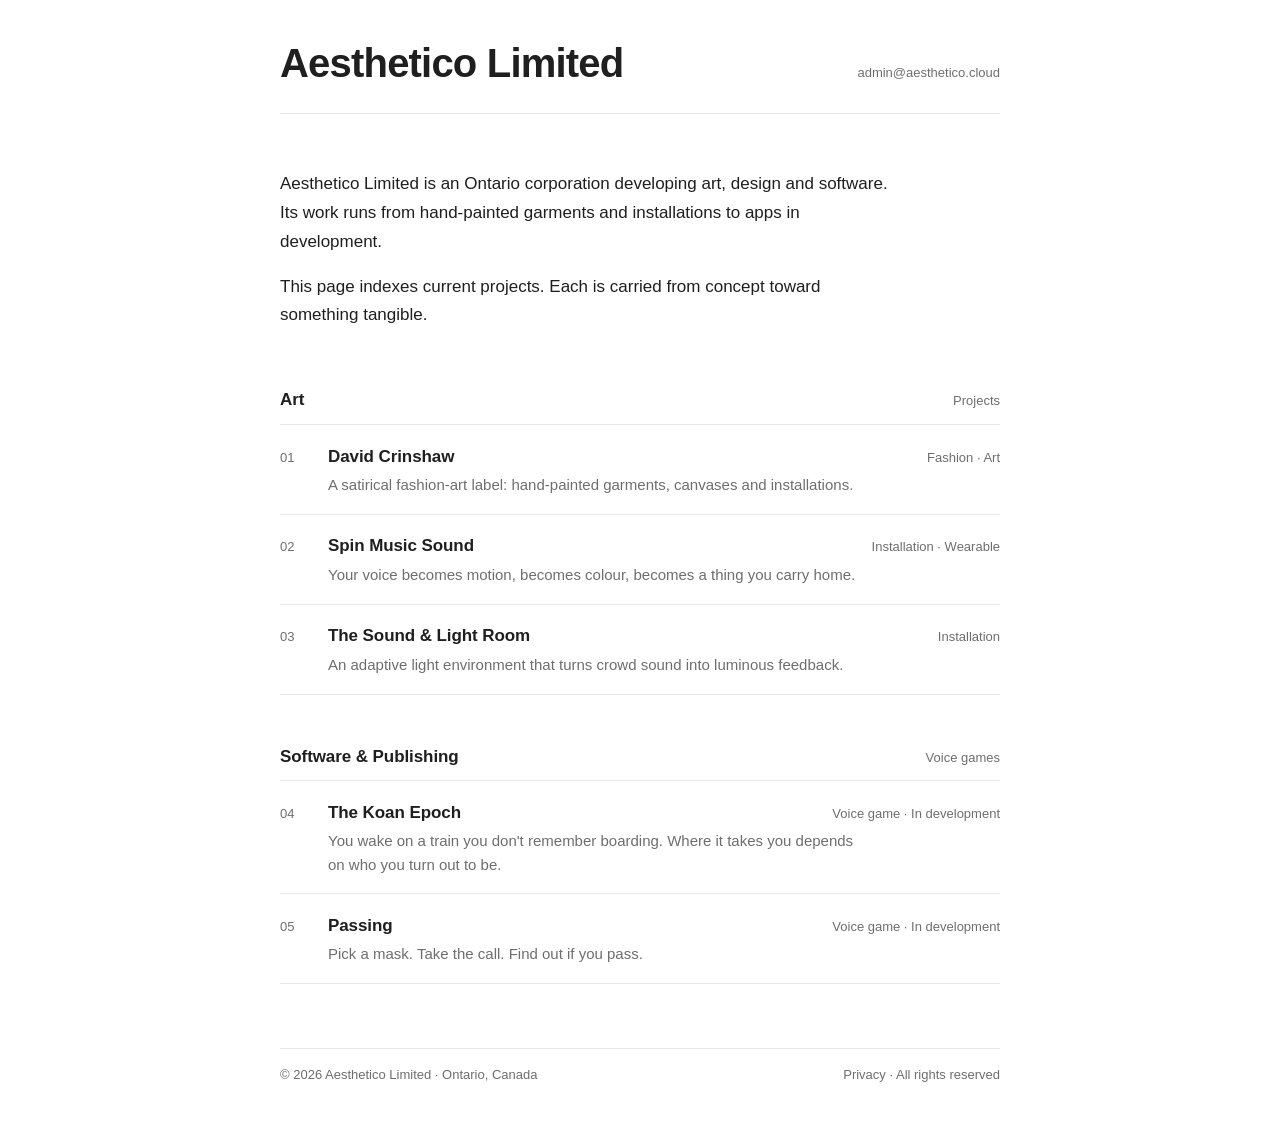
<file: index.html>
<!DOCTYPE html>
<html lang="en">
<head>
  <meta charset="UTF-8" />
  <meta name="viewport" content="width=device-width, initial-scale=1.0" />
  <title>Aesthetico Limited</title>
  <meta name="description" content="Aesthetico Limited is an Ontario corporation developing art, design and software." />
  <link rel="stylesheet" href="assets/site.css" />
  <style>header h1.wordmark { font-size: clamp(1.9rem, 5.5vw, 2.5rem); font-weight: 600; letter-spacing: -0.02em; margin: 0; }</style>
</head>
<body>

  <header>
    <h1 class="wordmark">Aesthetico Limited</h1>
    <p class="meta"><a href="mailto:admin@aesthetico.cloud">admin@aesthetico.cloud</a></p>
  </header>

  <section class="about" id="about">
    <div>
      <p class="body">Aesthetico Limited is an Ontario corporation developing art, design and software. Its work runs from hand-painted garments and installations to apps in development.</p>
      <p class="body">This page indexes current projects. Each is carried from concept toward something tangible.</p>
    </div>
  </section>

  <main>
    <section class="group" id="art">
      <div class="group-head">
        <h2>Art</h2>
        <span class="label">Projects</span>
      </div>
      <ol class="entries">
        <li>
          <a class="entry" href="david-crinshaw.html">
            <span class="num">01</span>
            <span class="t">David Crinshaw</span>
            <span class="kind">Fashion &middot; Art</span>
            <span class="pitch">A satirical fashion-art label: hand-painted garments, canvases and installations.</span>
          </a>
        </li>
        <li>
          <a class="entry" href="spin-music-sound.html">
            <span class="num">02</span>
            <span class="t">Spin Music Sound</span>
            <span class="kind">Installation &middot; Wearable</span>
            <span class="pitch">Your voice becomes motion, becomes colour, becomes a thing you carry home.</span>
          </a>
        </li>
        <li>
          <a class="entry" href="sound-light-room/index.html">
            <span class="num">03</span>
            <span class="t">The Sound &amp; Light Room</span>
            <span class="kind">Installation</span>
            <span class="pitch">An adaptive light environment that turns crowd sound into luminous feedback.</span>
          </a>
        </li>
      </ol>
    </section>

    <section class="group" id="software">
      <div class="group-head">
        <h2>Software &amp; Publishing</h2>
        <span class="label">Voice games</span>
      </div>
      <ol class="entries">
        <li>
          <a class="entry" href="koan.html">
            <span class="num">04</span>
            <span class="t">The Koan Epoch</span>
            <span class="kind">Voice game &middot; In development</span>
            <span class="pitch">You wake on a train you don't remember boarding. Where it takes you depends on who you turn out to be.</span>
          </a>
        </li>
        <li>
          <a class="entry" href="passing.html">
            <span class="num">05</span>
            <span class="t">Passing</span>
            <span class="kind">Voice game &middot; In development</span>
            <span class="pitch">Pick a mask. Take the call. Find out if you pass.</span>
          </a>
        </li>
      </ol>
    </section>
  </main>

  <footer class="label">
    <span>&copy; 2026 Aesthetico Limited &middot; Ontario, Canada</span>
    <span><a href="privacy.html">Privacy</a> &middot; All rights reserved</span>
  </footer>

</body>
</html>
</file>
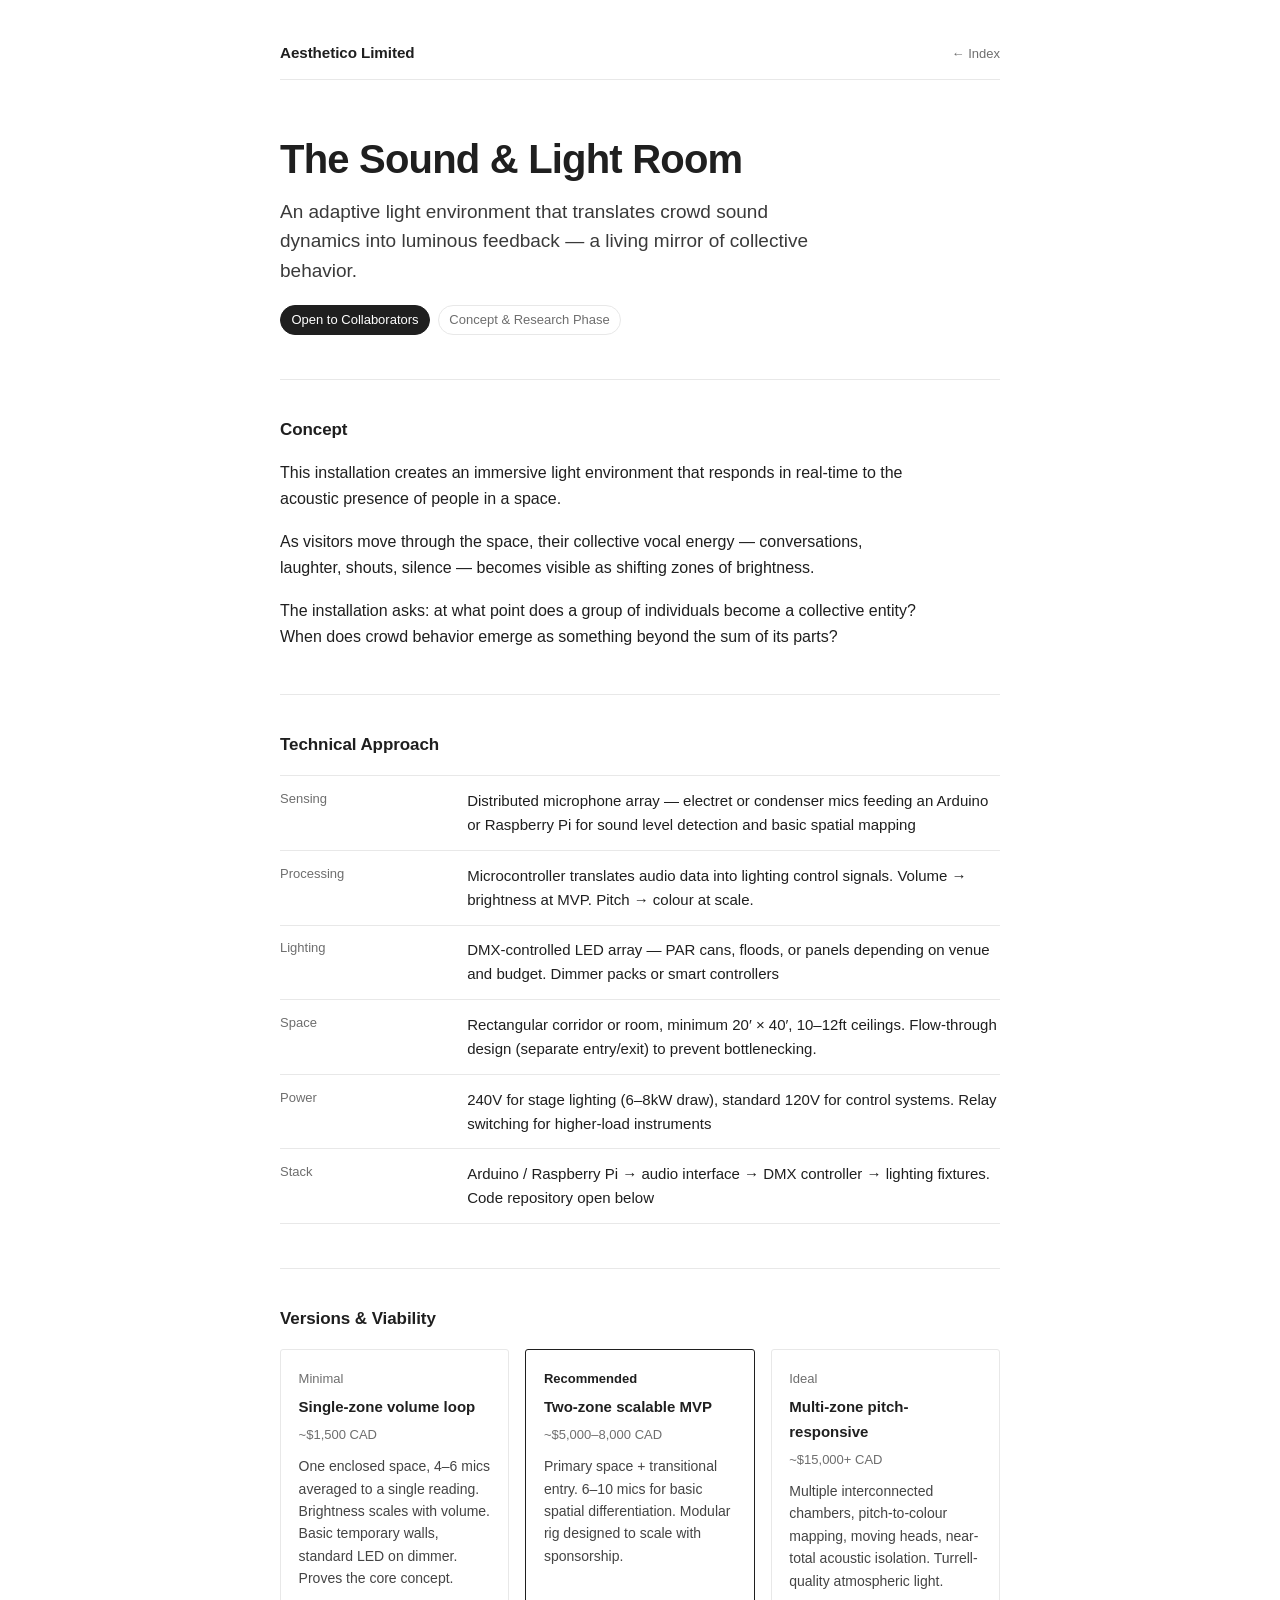
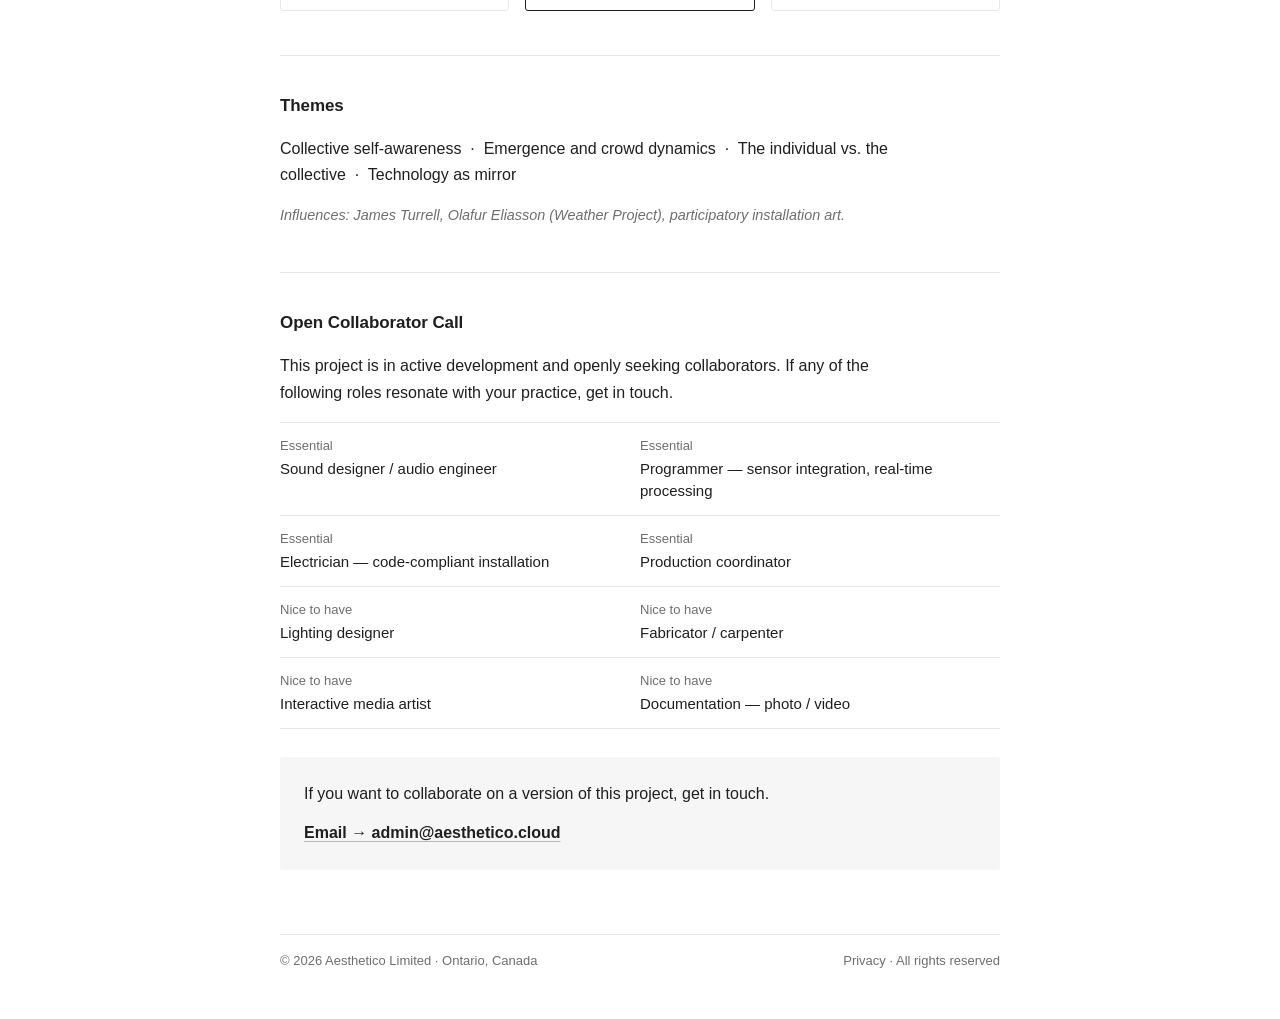
<file: sound-light-room/index.html>
<!DOCTYPE html>
<html lang="en">
<head>
  <meta charset="UTF-8" />
  <meta name="viewport" content="width=device-width, initial-scale=1.0" />
  <title>The Sound & Light Room — Aesthetico Limited</title>
  <link rel="stylesheet" href="../assets/site.css" />
  <style>
  h1 { margin-bottom: 0.9rem; }
  .badges { display: flex; gap: 0.5rem; flex-wrap: wrap; margin: 1.25rem 0 0; }
  .badge { font-size: 0.8125rem; padding: 0.2rem 0.65rem; border: 1px solid var(--rule); border-radius: 999px; color: var(--dim); }
  .badge.open { background: var(--ink); border-color: var(--ink); color: var(--paper); }
  hr { border: 0; border-top: 1px solid var(--rule); margin: 2.75rem 0 0; }
  section { margin-bottom: 0; }
  .section-label { font-weight: 600; font-size: 1.0625rem; color: var(--ink); letter-spacing: -0.005em; margin: 2.25rem 0 1rem; }
  p:last-child { margin-bottom: 0; }
  .spec-table { width: 100%; border-collapse: collapse; margin-top: 0.25rem; }
  .spec-table tr { border-bottom: 1px solid var(--rule); }
  .spec-table tr:first-child { border-top: 1px solid var(--rule); }
  .spec-table td { padding: 0.8rem 0; font-size: 0.9375rem; line-height: 1.6; vertical-align: top; }
  .spec-table td:first-child { font-size: 0.8125rem; color: var(--dim); width: 26%; padding-right: 1.25rem; }
  .versions { display: grid; grid-template-columns: repeat(3, 1fr); gap: 1rem; margin-top: 0.25rem; }
  .version-card { border: 1px solid var(--rule); border-radius: 3px; padding: 1.1rem; }
  .version-card.recommended { border-color: var(--ink); }
  .version-label { font-size: 0.8125rem; color: var(--dim); margin-bottom: 0.4rem; }
  .version-label.rec { color: var(--ink); font-weight: 600; }
  .version-title { font-size: 0.9375rem; font-weight: 600; margin-bottom: 0.25rem; }
  .version-budget { font-size: 0.8125rem; color: var(--dim); margin-bottom: 0.6rem; }
  .version-notes { font-size: 0.875rem; line-height: 1.6; color: #444; }
  .collab-grid { display: grid; grid-template-columns: 1fr 1fr; border-top: 1px solid var(--rule); margin-top: 0.25rem; }
  .collab-item { padding: 0.8rem 0; border-bottom: 1px solid var(--rule); font-size: 0.9375rem; line-height: 1.5; }
  .collab-item:nth-child(odd) { padding-right: 1.25rem; }
  .collab-role { font-size: 0.8125rem; color: var(--dim); margin-bottom: 0.15rem; }
  .cta-block { background: var(--soft); border-radius: 3px; padding: 1.5rem; margin-top: 1.75rem; }
  .cta-block p { margin-bottom: 0.75rem; }
  .cta-link { font-weight: 600; color: var(--ink); }
  @media (max-width: 600px) { .versions, .collab-grid { grid-template-columns: 1fr; } .collab-item:nth-child(odd) { padding-right: 0; } }
  </style>
</head>
<body>

  <header>
    <a class="brand" href="../index.html">Aesthetico Limited</a>
    <span class="label"><a href="../index.html">&larr; Index</a></span>
  </header>

  <div>
    <h1>The Sound &amp; Light Room</h1>
    <p class="lede">An adaptive light environment that translates crowd sound dynamics into luminous feedback — a living mirror of collective behavior.</p>

    <div class="badges">
      <span class="badge open">Open to Collaborators</span>
      <span class="badge">Concept &amp; Research Phase</span>
    </div>
  </div>

  <hr>

  <section>
    <p class="section-label">Concept</p>
    <p>This installation creates an immersive light environment that responds in real-time to the acoustic presence of people in a space.</p>
    <p>As visitors move through the space, their collective vocal energy — conversations, laughter, shouts, silence — becomes visible as shifting zones of brightness.</p>
    <p>The installation asks: at what point does a group of individuals become a collective entity? When does crowd behavior emerge as something beyond the sum of its parts?</p>
  </section>

  <hr>

  <section>
    <p class="section-label">Technical Approach</p>
    <table class="spec-table">
      <tr>
        <td>Sensing</td>
        <td>Distributed microphone array — electret or condenser mics feeding an Arduino or Raspberry Pi for sound level detection and basic spatial mapping</td>
      </tr>
      <tr>
        <td>Processing</td>
        <td>Microcontroller translates audio data into lighting control signals. Volume → brightness at MVP. Pitch → colour at scale.</td>
      </tr>
      <tr>
        <td>Lighting</td>
        <td>DMX-controlled LED array — PAR cans, floods, or panels depending on venue and budget. Dimmer packs or smart controllers</td>
      </tr>
      <tr>
        <td>Space</td>
        <td>Rectangular corridor or room, minimum 20&prime;&nbsp;&times;&nbsp;40&prime;, 10&ndash;12ft ceilings. Flow-through design (separate entry/exit) to prevent bottlenecking.</td>
      </tr>
      <tr>
        <td>Power</td>
        <td>240V for stage lighting (6&ndash;8kW draw), standard 120V for control systems. Relay switching for higher-load instruments</td>
      </tr>
      <tr>
        <td>Stack</td>
        <td>Arduino / Raspberry Pi &rarr; audio interface &rarr; DMX controller &rarr; lighting fixtures. Code repository open below</td>
      </tr>
    </table>
  </section>

  <hr>

  <section>
    <p class="section-label">Versions &amp; Viability</p>
    <div class="versions">
      <div class="version-card">
        <div class="version-label">Minimal</div>
        <div class="version-title">Single-zone volume loop</div>
        <div class="version-budget">~$1,500 CAD</div>
        <div class="version-notes">One enclosed space, 4–6 mics averaged to a single reading. Brightness scales with volume. Basic temporary walls, standard LED on dimmer. Proves the core concept.</div>
      </div>
      <div class="version-card recommended">
        <div class="version-label rec">Recommended</div>
        <div class="version-title">Two-zone scalable MVP</div>
        <div class="version-budget">~$5,000–8,000 CAD</div>
        <div class="version-notes">Primary space + transitional entry. 6–10 mics for basic spatial differentiation. Modular rig designed to scale with sponsorship.</div>
      </div>
      <div class="version-card">
        <div class="version-label">Ideal</div>
        <div class="version-title">Multi-zone pitch-responsive</div>
        <div class="version-budget">~$15,000+ CAD</div>
        <div class="version-notes">Multiple interconnected chambers, pitch-to-colour mapping, moving heads, near-total acoustic isolation. Turrell-quality atmospheric light.</div>
      </div>
    </div>
  </section>

  <hr>

  <section>
    <p class="section-label">Themes</p>
    <p>Collective self-awareness &nbsp;&middot;&nbsp; Emergence and crowd dynamics &nbsp;&middot;&nbsp; The individual vs. the collective &nbsp;&middot;&nbsp; Technology as mirror </p>
    <p style="margin-top:1rem; color: var(--dim); font-style: italic; font-size:0.9rem;">Influences: James Turrell, Olafur Eliasson (Weather Project), participatory installation art.</p>
  </section>

  <hr>

  <section>
    <p class="section-label">Open Collaborator Call</p>
    <p>This project is in active development and openly seeking collaborators. If any of the following roles resonate with your practice, get in touch.</p>
    <div class="collab-grid">
      <div class="collab-item">
        <div class="collab-role">Essential</div>
        Sound designer / audio engineer
      </div>
      <div class="collab-item">
        <div class="collab-role">Essential</div>
        Programmer — sensor integration, real-time processing
      </div>
      <div class="collab-item">
        <div class="collab-role">Essential</div>
        Electrician — code-compliant installation
      </div>
      <div class="collab-item">
        <div class="collab-role">Essential</div>
        Production coordinator
      </div>
      <div class="collab-item">
        <div class="collab-role">Nice to have</div>
        Lighting designer
      </div>
      <div class="collab-item">
        <div class="collab-role">Nice to have</div>
        Fabricator / carpenter
      </div>
      <div class="collab-item">
        <div class="collab-role">Nice to have</div>
        Interactive media artist
      </div>
      <div class="collab-item">
        <div class="collab-role">Nice to have</div>
        Documentation — photo / video
      </div>
    </div>

    <div class="cta-block">
      <p>If you want to collaborate on a version of this project, get in touch.</p>
      <div class="cta-links">
        <a class="cta-link" href="mailto:admin@aesthetico.cloud">Email &rarr; admin@aesthetico.cloud</a>
      </div>
    </div>
  </section>

  <footer class="label">
    <span>&copy; 2026 Aesthetico Limited &middot; Ontario, Canada</span>
    <span><a href="../privacy.html">Privacy</a> &middot; All rights reserved</span>
  </footer>

</body>
</html>
</file>
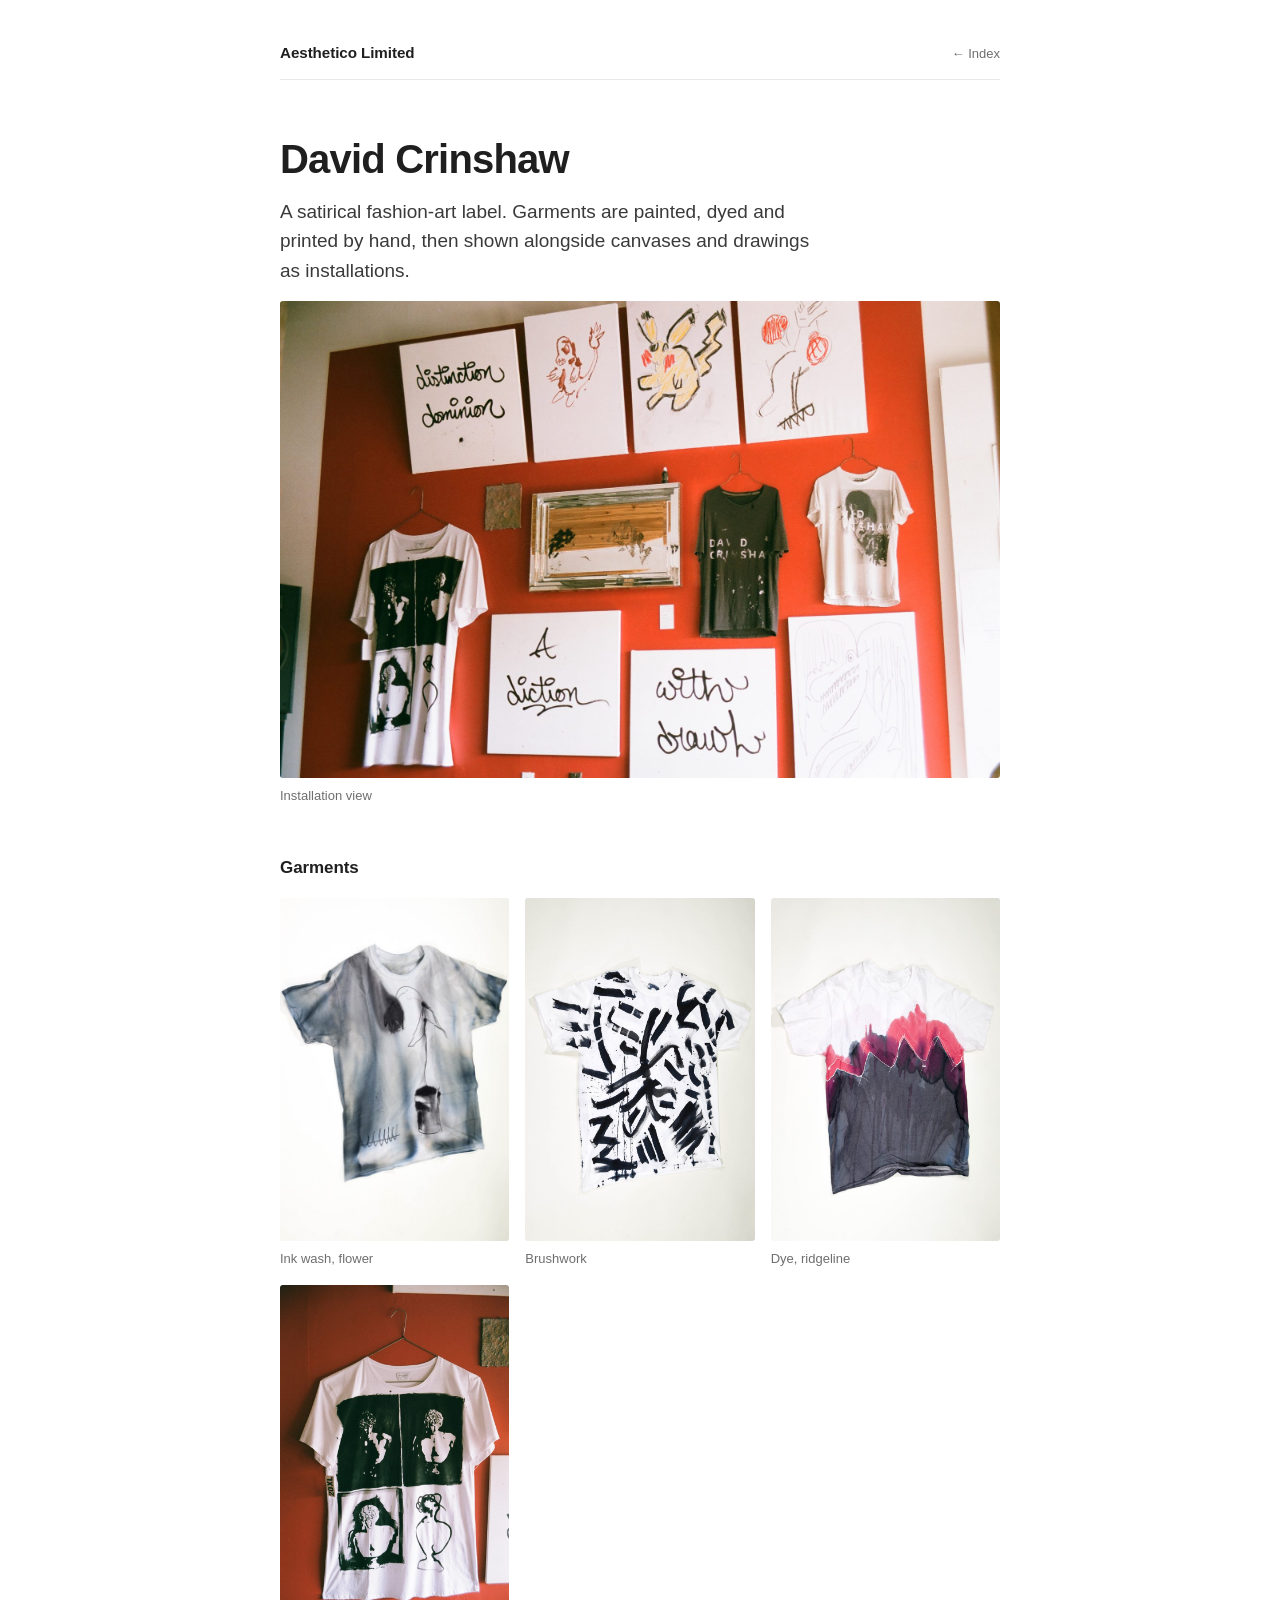
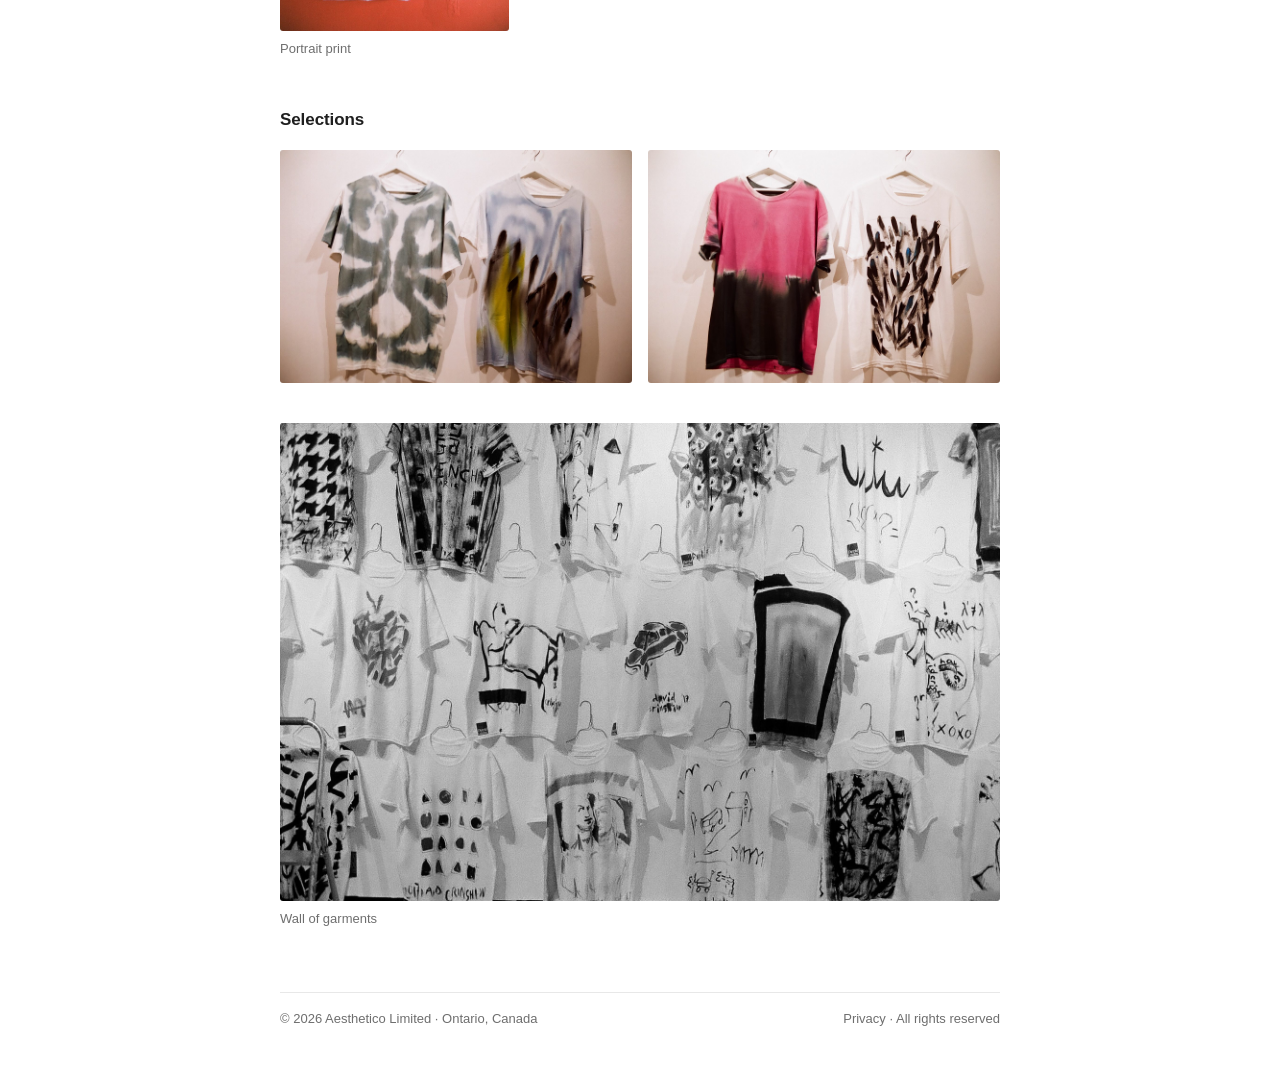
<file: david-crinshaw.html>
<!DOCTYPE html>
<html lang="en">
<head>
  <meta charset="UTF-8" />
  <meta name="viewport" content="width=device-width, initial-scale=1.0" />
  <title>David Crinshaw &mdash; Aesthetico Limited</title>
  <meta name="description" content="David Crinshaw: a satirical fashion-art label of hand-painted garments, canvases and installations, by Aesthetico Limited." />
  <link rel="stylesheet" href="assets/site.css" />
</head>
<body>

  <header>
    <a class="brand" href="index.html">Aesthetico Limited</a>
    <span class="label"><a href="index.html">&larr; Index</a></span>
  </header>

  <h1>David Crinshaw</h1>
  <p class="lede">A satirical fashion-art label. Garments are painted, dyed and printed by hand, then shown alongside canvases and drawings as installations.</p>

  <figure class="hero">
    <img src="assets/dc/gallery-wall.jpg" alt="A red gallery wall hung with painted canvases, hand-lettered text pieces and several painted and printed T-shirts on hangers." />
    <figcaption>Installation view</figcaption>
  </figure>

  <h2>Garments</h2>
  <div class="grid">
    <figure>
      <img src="assets/dc/tee-ink-flower.jpg" alt="White T-shirt washed in grey and blue with an ink drawing of a drooping flower in a pot." loading="lazy" />
      <figcaption>Ink wash, flower</figcaption>
    </figure>
    <figure>
      <img src="assets/dc/tee-brushwork.jpg" alt="White T-shirt covered in black and navy brush strokes." loading="lazy" />
      <figcaption>Brushwork</figcaption>
    </figure>
    <figure>
      <img src="assets/dc/tee-dip-dye.jpg" alt="White T-shirt dyed in pink, plum and grey with white drawn lines like a mountain range." loading="lazy" />
      <figcaption>Dye, ridgeline</figcaption>
    </figure>
    <figure>
      <img src="assets/dc/tee-green-print.jpg" alt="White T-shirt printed with four portrait panels in dark green, hung on a red wall." loading="lazy" />
      <figcaption>Portrait print</figcaption>
    </figure>
  </div>

  <h2>Selections</h2>
  <div class="grid two">
    <figure>
      <img src="assets/dc/tees-hanging-1.jpg" alt="Two hand-painted T-shirts on hangers against a pale wall." loading="lazy" />
    </figure>
    <figure>
      <img src="assets/dc/tees-hanging-2.jpg" alt="Two T-shirts on hangers, one dyed pink and black, one with white and black brush strokes." loading="lazy" />
    </figure>
  </div>

  <figure class="closing">
    <img src="assets/dc/wall-of-tees.jpg" alt="Black and white photograph of a wall densely hung with hand-painted T-shirts." loading="lazy" />
    <figcaption>Wall of garments</figcaption>
  </figure>

  <footer class="label">
    <span>&copy; 2026 Aesthetico Limited &middot; Ontario, Canada</span>
    <span><a href="privacy.html">Privacy</a> &middot; All rights reserved</span>
  </footer>

</body>
</html>
</file>
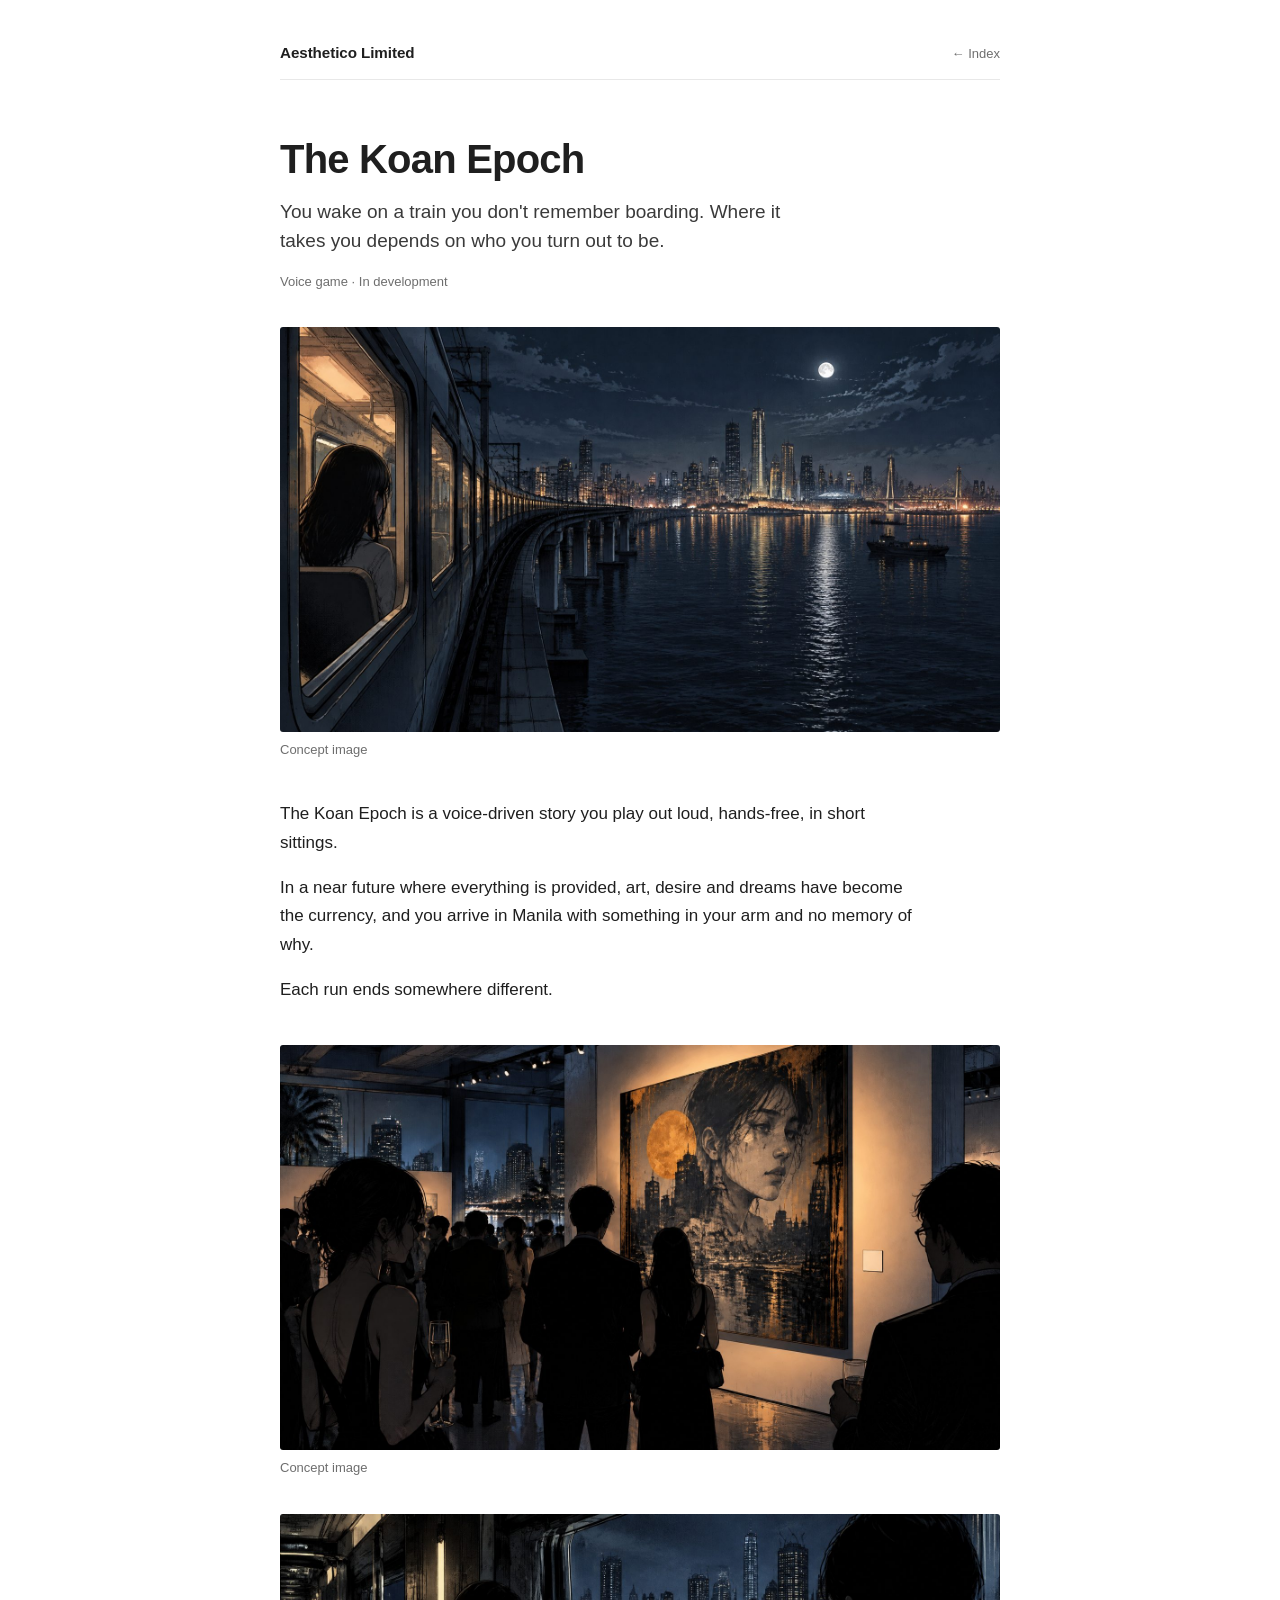
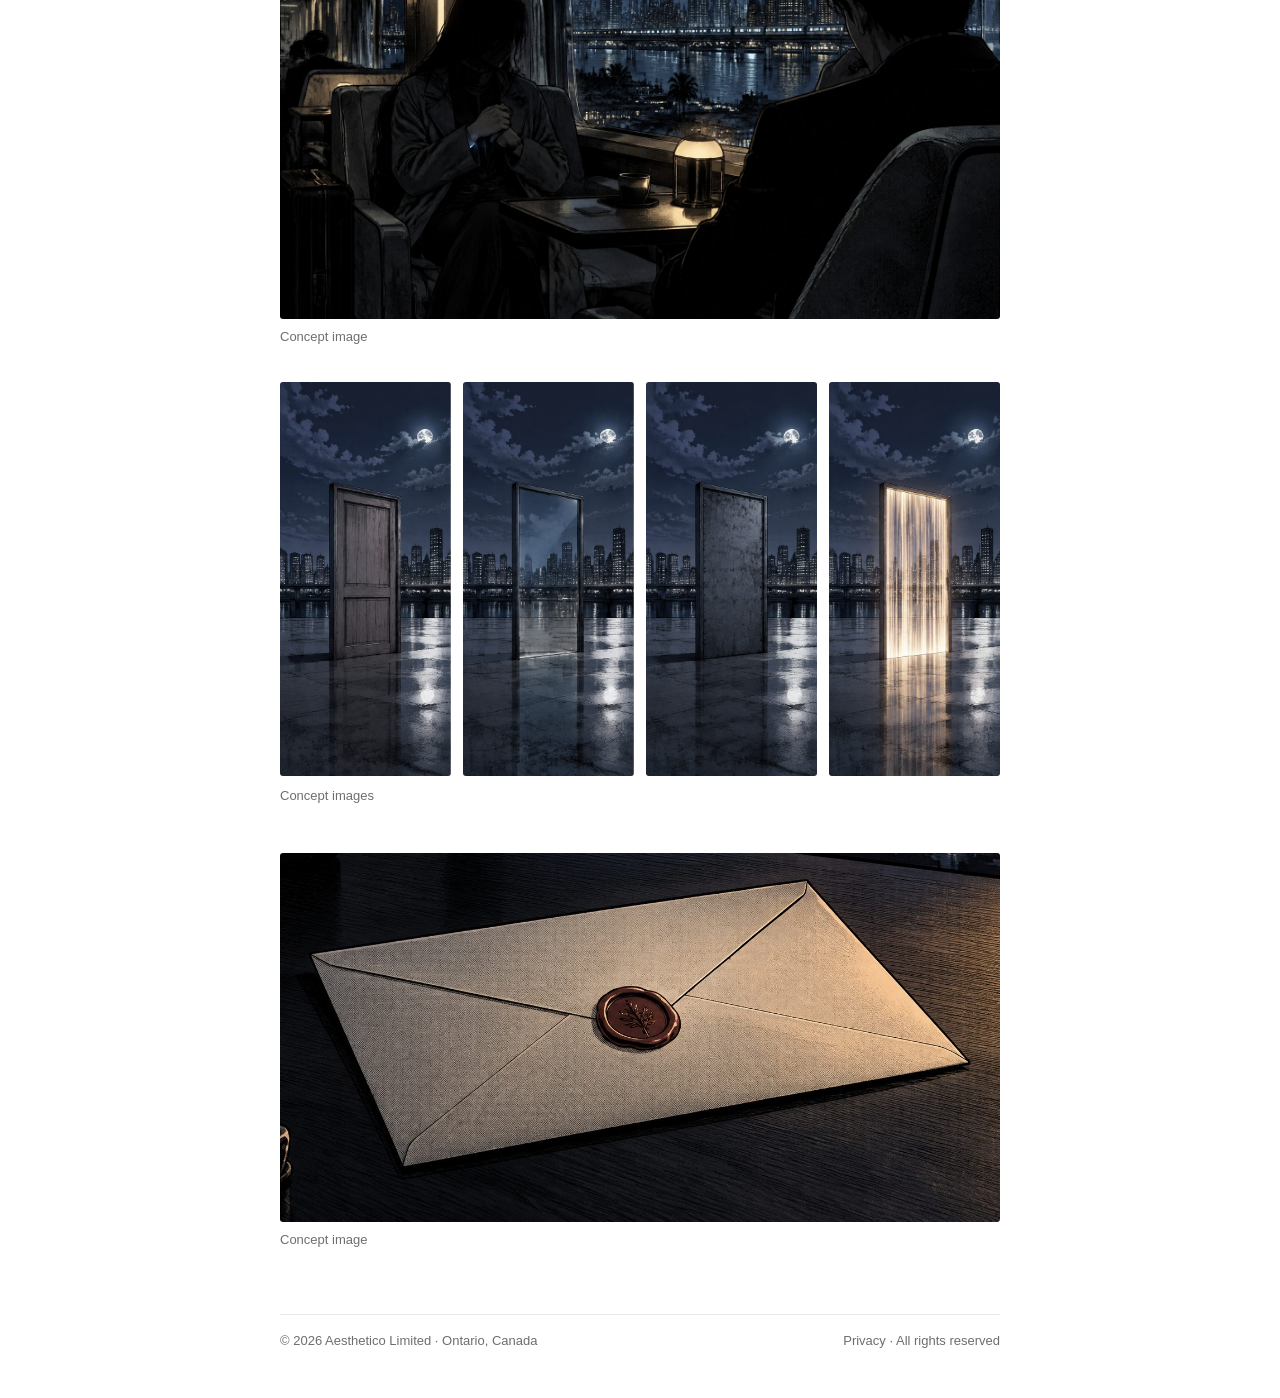
<file: koan.html>
<!DOCTYPE html>
<html lang="en">
<head>
  <meta charset="UTF-8" />
  <meta name="viewport" content="width=device-width, initial-scale=1.0" />
  <title>The Koan Epoch &mdash; Aesthetico Limited</title>
  <meta name="description" content="The Koan Epoch: a voice-driven story in development by Aesthetico Limited." />
  <link rel="stylesheet" href="assets/site.css" />
</head>
<body>

  <header>
    <a class="brand" href="index.html">Aesthetico Limited</a>
    <span class="label"><a href="index.html">&larr; Index</a></span>
  </header>

  <h1>The Koan Epoch</h1>
  <p class="lede">You wake on a train you don't remember boarding. Where it takes you depends on who you turn out to be.</p>
  <p class="label status">Voice game &middot; In development</p>

  <figure class="hero">
    <img src="assets/koan/train.jpg" alt="Illustration of a night train on a long bridge over dark water, a city glowing on the horizon, one passenger awake at a lit carriage window." />
    <figcaption>Concept image</figcaption>
  </figure>

  <div class="copy">
    <p>The Koan Epoch is a voice-driven story you play out loud, hands-free, in short sittings.</p>
    <p>In a near future where everything is provided, art, desire and dreams have become the currency, and you arrive in Manila with something in your arm and no memory of why.</p>
    <p>Each run ends somewhere different.</p>
  </div>

  <figure class="closing">
    <img src="assets/koan/gallery.jpg" alt="Illustration of a crowded gallery opening at night, guests in silhouette before a large painting with a small blank white card beside it." loading="lazy" />
    <figcaption>Concept image</figcaption>
  </figure>

  <figure class="closing">
    <img src="assets/koan/carriage.jpg" alt="Illustration of two passengers in a dim train carriage, a city skyline and a bridge visible through the window." loading="lazy" />
    <figcaption>Concept image</figcaption>
  </figure>

  <div class="doors">
    <img src="assets/koan/door-1.jpg" alt="A single wooden door standing alone on a wet plaza at night." loading="lazy" style="width:100%;height:auto;display:block" />
    <img src="assets/koan/door-2.jpg" alt="A single glass door standing alone on a wet plaza at night." loading="lazy" style="width:100%;height:auto;display:block" />
    <img src="assets/koan/door-3.jpg" alt="A single riveted iron door standing alone on a wet plaza at night." loading="lazy" style="width:100%;height:auto;display:block" />
    <img src="assets/koan/door-4.jpg" alt="A doorway filled with a curtain of falling light on a wet plaza at night." loading="lazy" style="width:100%;height:auto;display:block" />
  </div>
  <p class="label" style="margin-bottom:3rem">Concept images</p>

  <figure class="closing">
    <img src="assets/koan/envelope.jpg" alt="Illustration of a sealed cream envelope with a wax seal on a dark desk." loading="lazy" />
    <figcaption>Concept image</figcaption>
  </figure>

  <footer class="label">
    <span>&copy; 2026 Aesthetico Limited &middot; Ontario, Canada</span>
    <span><a href="privacy.html">Privacy</a> &middot; All rights reserved</span>
  </footer>

</body>
</html>
</file>
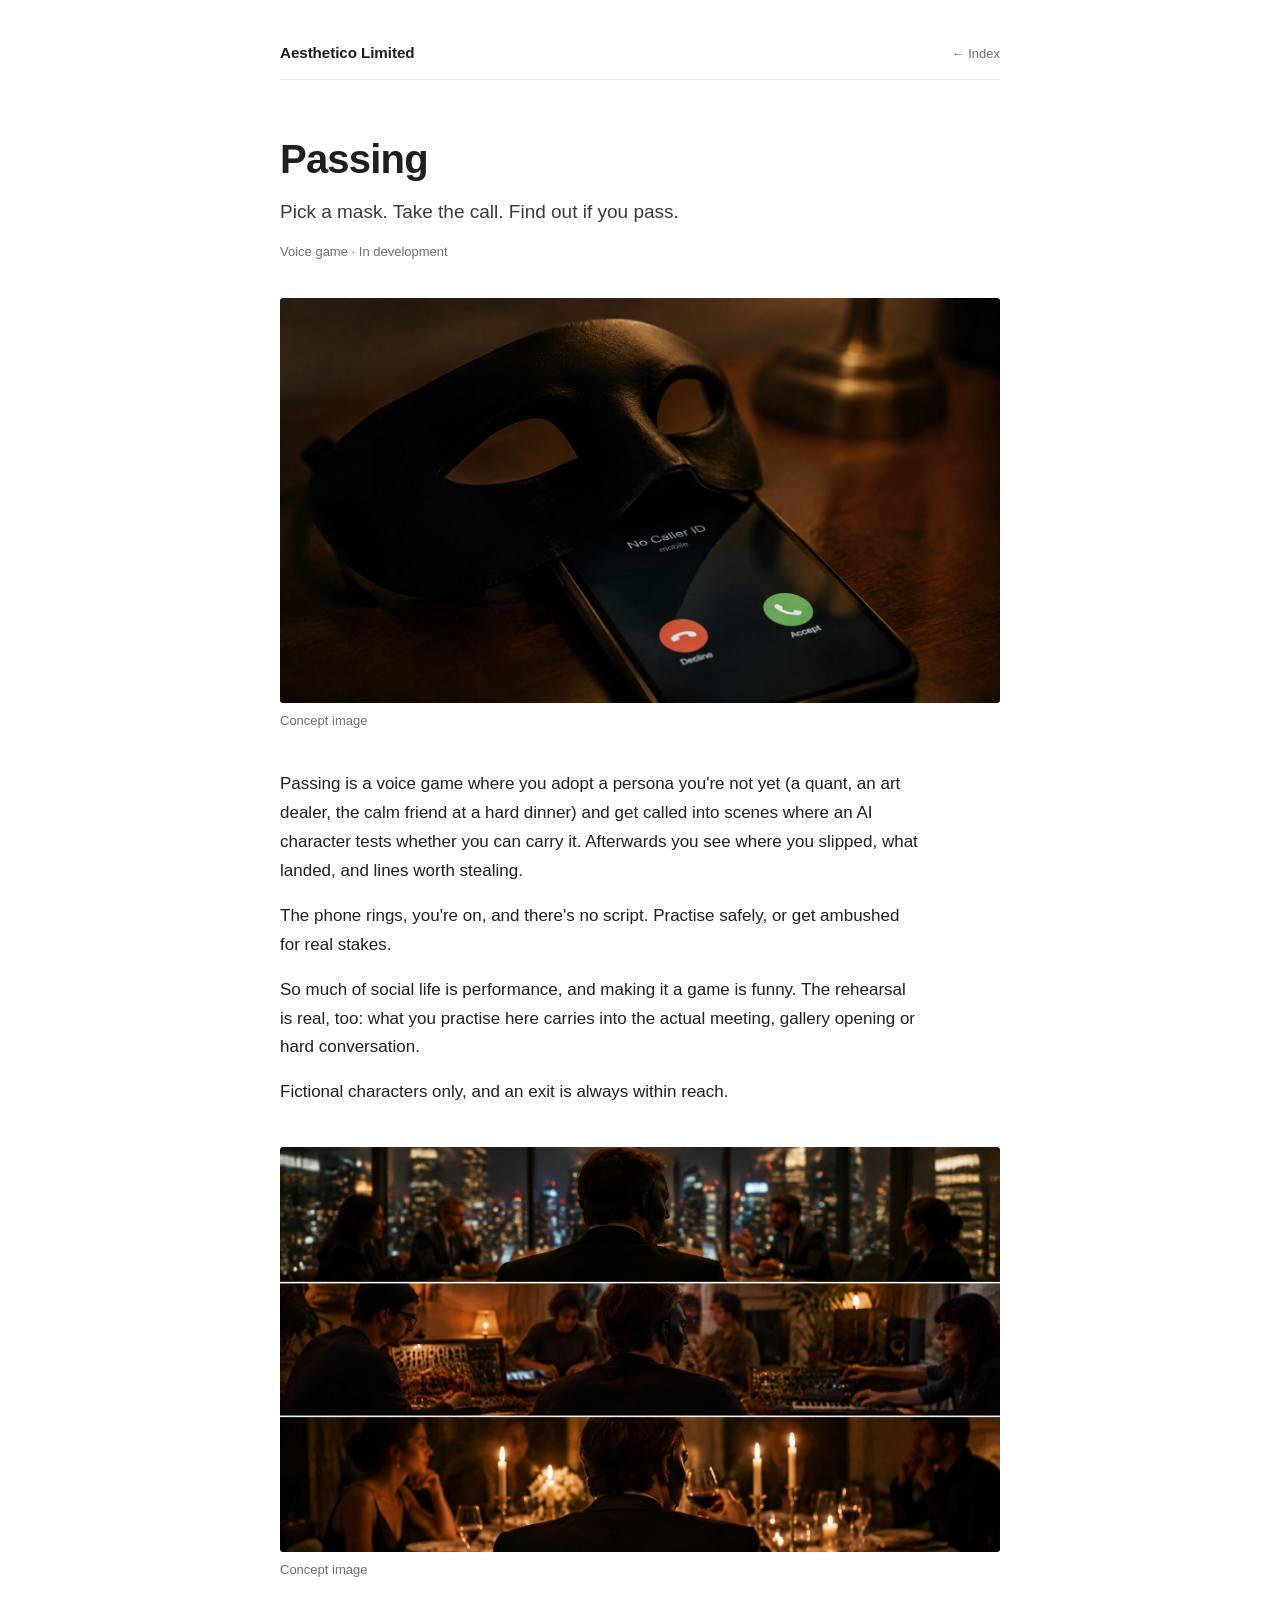
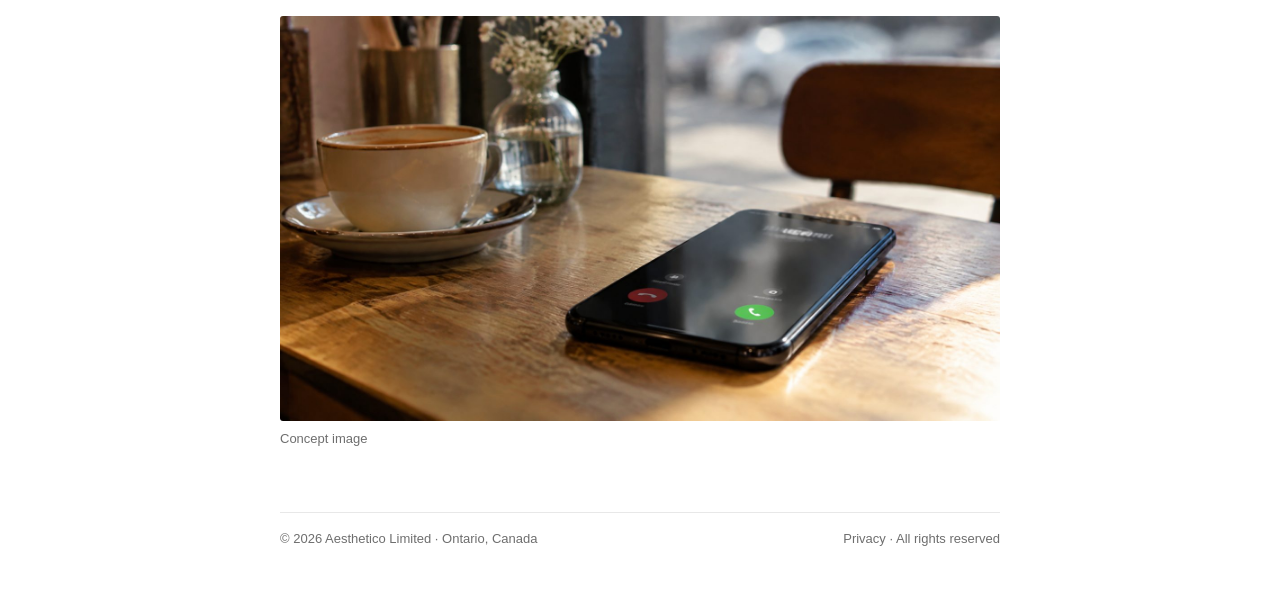
<file: passing.html>
<!DOCTYPE html>
<html lang="en">
<head>
  <meta charset="UTF-8" />
  <meta name="viewport" content="width=device-width, initial-scale=1.0" />
  <title>Passing &mdash; Aesthetico Limited</title>
  <meta name="description" content="Passing: a voice game in development by Aesthetico Limited. Pick a mask. Take the call. Find out if you pass." />
  <link rel="stylesheet" href="assets/site.css" />
</head>
<body>

  <header>
    <a class="brand" href="index.html">Aesthetico Limited</a>
    <span class="label"><a href="index.html">&larr; Index</a></span>
  </header>

  <h1>Passing</h1>
  <p class="lede">Pick a mask. Take the call. Find out if you pass.</p>
  <p class="label status">Voice game &middot; In development</p>

  <figure class="hero">
    <img src="assets/passing/hero-mask.jpg" alt="A matte black theatrical half-mask resting on a smartphone that shows an incoming call from No Caller ID, in warm low light." />
    <figcaption>Concept image</figcaption>
  </figure>

  <div class="copy">
    <p>Passing is a voice game where you adopt a persona you're not yet (a quant, an art dealer, the calm friend at a hard dinner) and get called into scenes where an AI character tests whether you can carry it. Afterwards you see where you slipped, what landed, and lines worth stealing.</p>
    <p>The phone rings, you're on, and there's no script. Practise safely, or get ambushed for real stakes.</p>
    <p>So much of social life is performance, and making it a game is funny. The rehearsal is real, too: what you practise here carries into the actual meeting, gallery opening or hard conversation.</p>
    <p>Fictional characters only, and an exit is always within reach.</p>
  </div>

  <figure class="closing">
    <img src="assets/passing/three-worlds.jpg" alt="Three scenes of a person in a black half-mask seen from behind: a glass-walled boardroom at night, a room of synthesisers, a candlelit dinner table." loading="lazy" />
    <figcaption>Concept image</figcaption>
  </figure>

  <figure class="closing">
    <img src="assets/passing/the-call.jpg" alt="A smartphone showing an incoming call, lying on a wooden cafe table beside a coffee cup and a small vase of flowers." loading="lazy" />
    <figcaption>Concept image</figcaption>
  </figure>

  <footer class="label">
    <span>&copy; 2026 Aesthetico Limited &middot; Ontario, Canada</span>
    <span><a href="privacy.html">Privacy</a> &middot; All rights reserved</span>
  </footer>

</body>
</html>
</file>
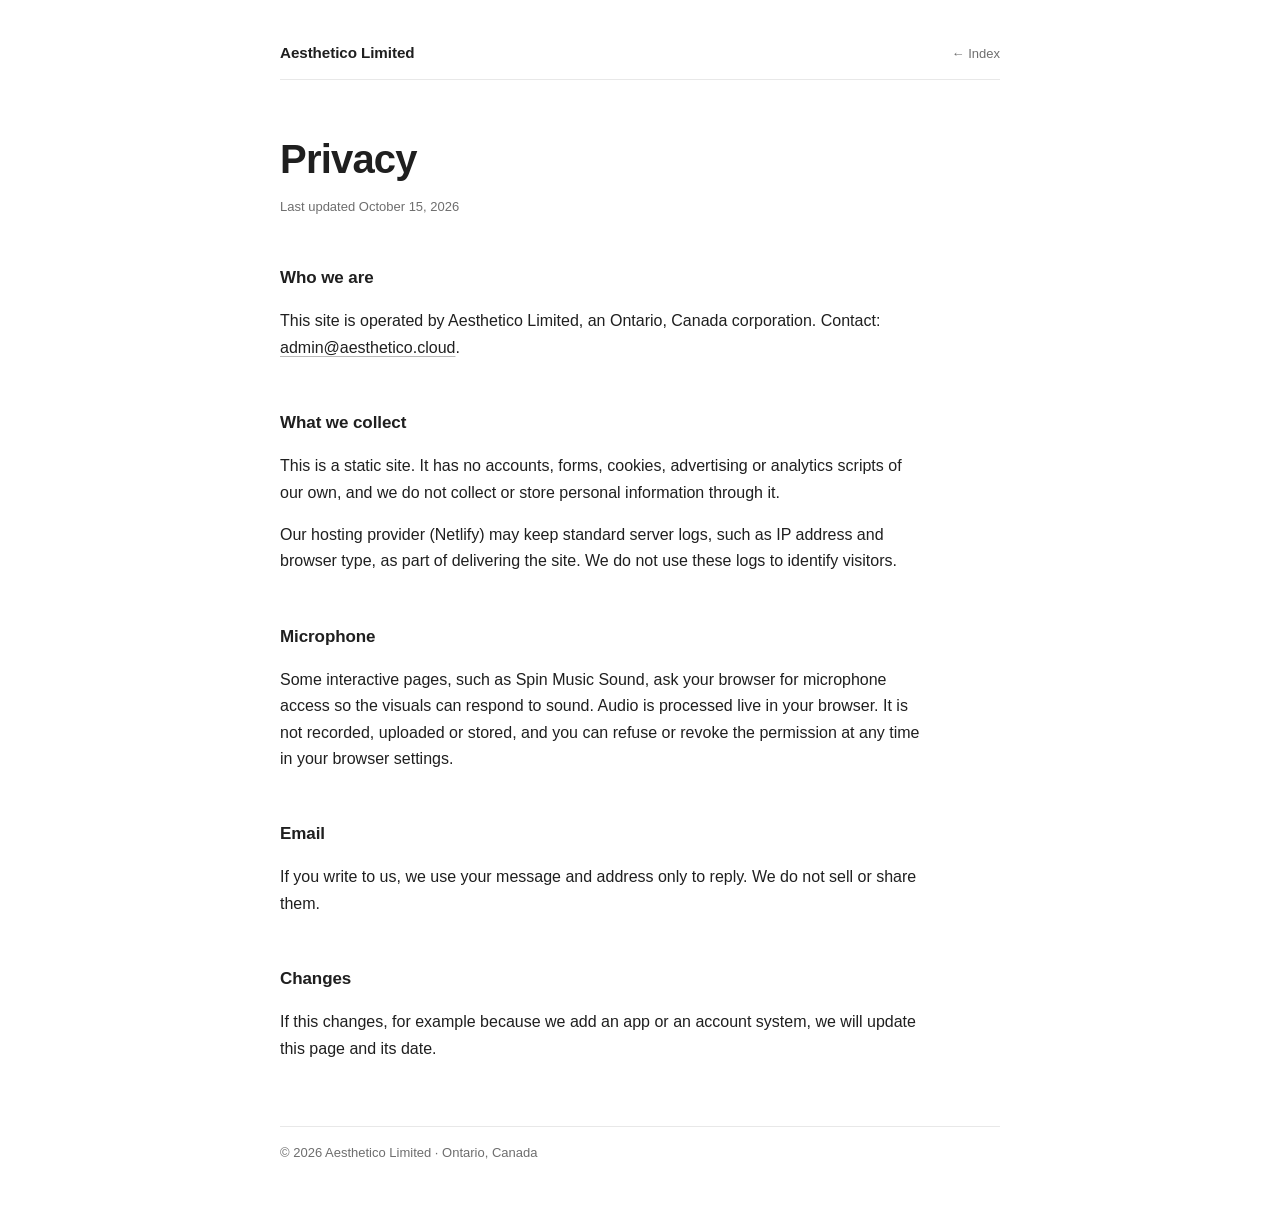
<file: privacy.html>
<!DOCTYPE html>
<html lang="en">
<head>
  <meta charset="UTF-8" />
  <meta name="viewport" content="width=device-width, initial-scale=1.0" />
  <title>Privacy &mdash; aesthetico.cloud</title>
  <link rel="stylesheet" href="assets/site.css" />
</head>
<body>
  <header>
    <a class="brand" href="index.html">Aesthetico Limited</a>
    <span class="label"><a href="index.html">&larr; Index</a></span>
  </header>
  <h1>Privacy</h1>
  <p class="label status">Last updated October 15, 2026</p>

  <h2>Who we are</h2>
  <p>This site is operated by Aesthetico Limited, an Ontario, Canada corporation. Contact: <a href="mailto:admin@aesthetico.cloud">admin@aesthetico.cloud</a>.</p>

  <h2>What we collect</h2>
  <p>This is a static site. It has no accounts, forms, cookies, advertising or analytics scripts of our own, and we do not collect or store personal information through it.</p>
  <p>Our hosting provider (Netlify) may keep standard server logs, such as IP address and browser type, as part of delivering the site. We do not use these logs to identify visitors.</p>

  <h2>Microphone</h2>
  <p>Some interactive pages, such as Spin Music Sound, ask your browser for microphone access so the visuals can respond to sound. Audio is processed live in your browser. It is not recorded, uploaded or stored, and you can refuse or revoke the permission at any time in your browser settings.</p>

  <h2>Email</h2>
  <p>If you write to us, we use your message and address only to reply. We do not sell or share them.</p>

  <h2>Changes</h2>
  <p>If this changes, for example because we add an app or an account system, we will update this page and its date.</p>

  <footer class="label"><span>&copy; 2026 Aesthetico Limited &middot; Ontario, Canada</span></footer>
</body>
</html>
</file>
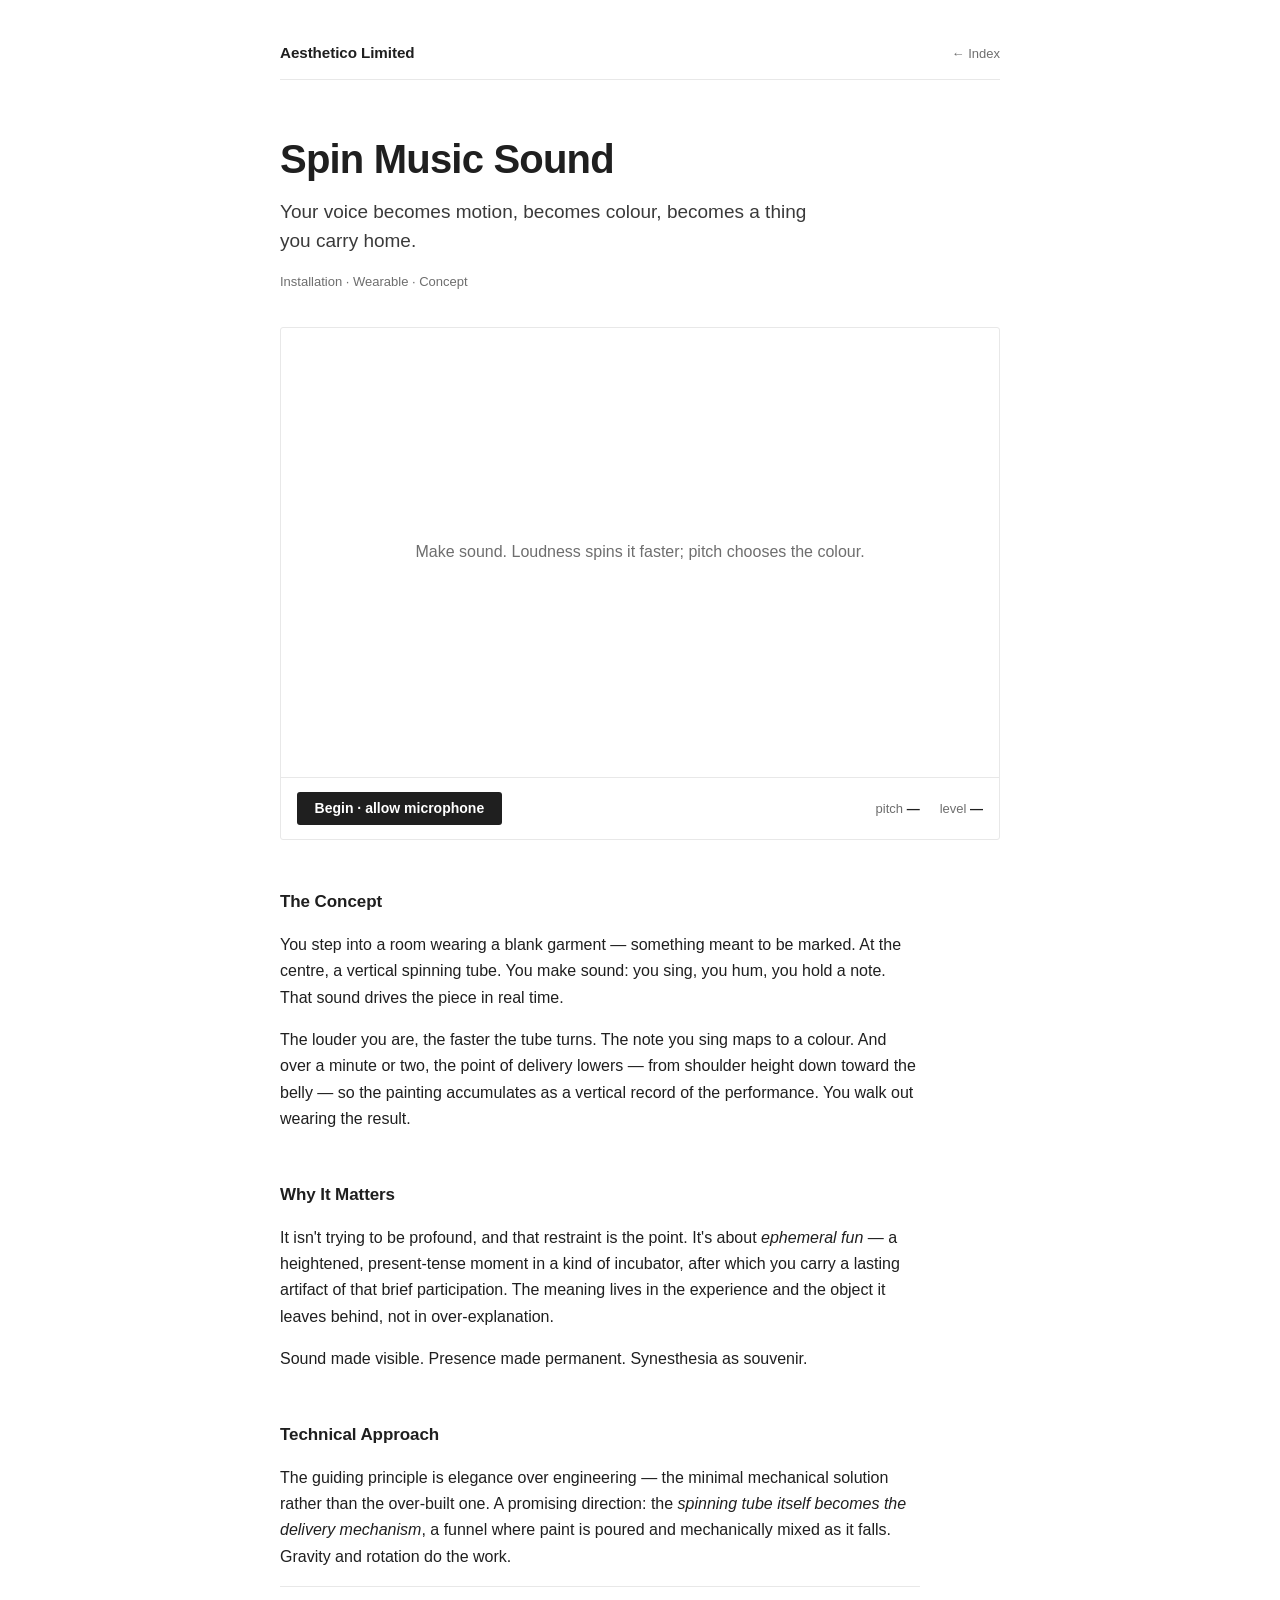
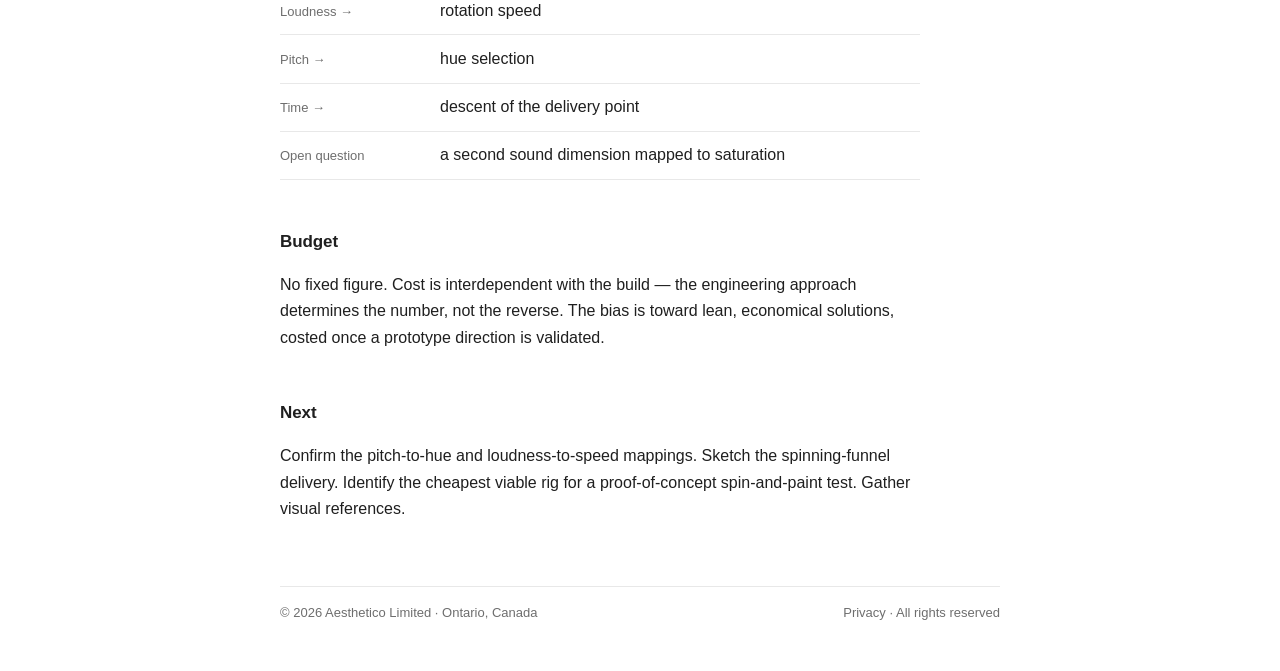
<file: spin-music-sound.html>
<!DOCTYPE html>
<html lang="en">
<head>
<meta charset="UTF-8" />
<meta name="viewport" content="width=device-width, initial-scale=1.0" />
<title>Spin Music Sound — Aesthetico Limited</title>
<meta name="description" content="A two-minute synesthetic performance. Your voice becomes motion, becomes colour, becomes a thing you carry home." />
<link rel="stylesheet" href="assets/site.css" />
<style>
  .eyebrow { margin-bottom: 0.5rem; }
  .instrument { margin: 2rem 0 3rem; border: 1px solid var(--rule); border-radius: 3px; background: #fff; position: relative; overflow: hidden; }
  .stage { position: relative; width: 100%; aspect-ratio: 16 / 10; display: block; }
  canvas { display: block; width: 100%; height: 100%; }
  .controls { display: flex; align-items: center; justify-content: space-between; gap: 1rem; padding: 0.85rem 1rem; border-top: 1px solid var(--rule); flex-wrap: wrap; }
  button.begin { font-family: var(--sans); font-size: 0.875rem; font-weight: 600; background: var(--ink); color: var(--paper); border: 0; border-radius: 3px; padding: 0.55rem 1.1rem; cursor: pointer; }
  button.begin:hover { opacity: 0.85; }
  button.begin[disabled] { opacity: 0.35; cursor: default; }
  .readout { font-size: 0.8125rem; color: var(--dim); display: flex; gap: 1.25rem; }
  .readout b { color: var(--ink); font-weight: 600; }
  .hint { position: absolute; inset: 0; display: flex; align-items: center; justify-content: center; text-align: center; padding: 2rem; color: var(--dim); pointer-events: none; transition: opacity 0.6s ease; }
  section { margin-bottom: 0.5rem; }
  p .em { font-style: italic; }
  ul.spec { list-style: none; max-width: 40rem; margin-top: 0.5rem; }
  ul.spec li { padding: 0.65rem 0; border-bottom: 1px solid var(--rule); display: flex; gap: 1rem; align-items: baseline; }
  ul.spec li:first-child { border-top: 1px solid var(--rule); }
  ul.spec li .k { font-size: 0.8125rem; color: var(--dim); min-width: 9rem; flex-shrink: 0; }
  @media (max-width: 540px) { .readout { display: none; } }
</style>
</head>
<body>
<div class="wrap">

  <header>
    <a class="brand" href="index.html">Aesthetico Limited</a>
    <span class="label"><a href="index.html">&larr; Index</a></span>
  </header>

  <h1 class="mark">Spin Music Sound</h1>
  <p class="lede">Your voice becomes motion, becomes colour, becomes a thing you carry home.</p>
  <p class="label status">Installation &middot; Wearable &middot; Concept</p>

  <!-- ---- THE INSTRUMENT ---- -->
  <div class="instrument">
    <div class="stage">
      <canvas id="c"></canvas>
      <div class="hint" id="hint">Make sound. Loudness spins it faster; pitch chooses the colour.</div>
    </div>
    <div class="controls">
      <button class="begin" id="begin">Begin · allow microphone</button>
      <div class="readout">
        <span>pitch <b id="rPitch">—</b></span>
        <span>level <b id="rLevel">—</b></span>
      </div>
    </div>
  </div>

  <!-- ---- EDITORIAL ---- -->
  <section>
    <h2>The Concept</h2>
    <p>You step into a room wearing a blank garment — something meant to be marked. At the centre, a vertical spinning tube. You make sound: you sing, you hum, you hold a note. That sound drives the piece in real time.</p>
    <p>The louder you are, the faster the tube turns. The note you sing maps to a colour. And over a minute or two, the point of delivery lowers — from shoulder height down toward the belly — so the painting accumulates as a vertical record of the performance. You walk out wearing the result.</p>
  </section>

  <section>
    <h2>Why It Matters</h2>
    <p>It isn't trying to be profound, and that restraint is the point. It's about <span class="em">ephemeral fun</span> — a heightened, present-tense moment in a kind of incubator, after which you carry a lasting artifact of that brief participation. The meaning lives in the experience and the object it leaves behind, not in over-explanation.</p>
    <p>Sound made visible. Presence made permanent. Synesthesia as souvenir.</p>
  </section>

  <section>
    <h2>Technical Approach</h2>
    <p>The guiding principle is elegance over engineering — the minimal mechanical solution rather than the over-built one. A promising direction: the <span class="em">spinning tube itself becomes the delivery mechanism</span>, a funnel where paint is poured and mechanically mixed as it falls. Gravity and rotation do the work.</p>
    <ul class="spec">
      <li><span class="k">Loudness →</span><span>rotation speed</span></li>
      <li><span class="k">Pitch →</span><span>hue selection</span></li>
      <li><span class="k">Time →</span><span>descent of the delivery point</span></li>
      <li><span class="k">Open question</span><span>a second sound dimension mapped to saturation</span></li>
    </ul>
  </section>

  <section>
    <h2>Budget</h2>
    <p>No fixed figure. Cost is interdependent with the build — the engineering approach determines the number, not the reverse. The bias is toward lean, economical solutions, costed once a prototype direction is validated.</p>
  </section>

  <section>
    <h2>Next</h2>
    <p>Confirm the pitch-to-hue and loudness-to-speed mappings. Sketch the spinning-funnel delivery. Identify the cheapest viable rig for a proof-of-concept spin-and-paint test. Gather visual references.</p>
  </section>

  <footer class="label">
    <span>&copy; 2026 Aesthetico Limited &middot; Ontario, Canada</span>
    <span><a href="privacy.html">Privacy</a> &middot; All rights reserved</span>
  </footer>

</div>

<script>
(function () {
  const canvas = document.getElementById('c');
  const ctx = canvas.getContext('2d');
  const beginBtn = document.getElementById('begin');
  const hint = document.getElementById('hint');
  const rPitch = document.getElementById('rPitch');
  const rLevel = document.getElementById('rLevel');

  let W, H, DPR;
  function resize() {
    DPR = Math.min(window.devicePixelRatio || 1, 2);
    const rect = canvas.getBoundingClientRect();
    W = canvas.width = Math.round(rect.width * DPR);
    H = canvas.height = Math.round(rect.height * DPR);
  }
  window.addEventListener('resize', resize);

  // visual state
  let angle = 0;
  let speed = 0;          // smoothed rotation speed
  let hue = 0;            // smoothed hue
  let level = 0;          // smoothed level
  let running = false;
  const strokes = [];     // accumulated paint marks

  // paint the idle/preview frame
  function idleFrame() {
    resize();
    ctx.clearRect(0, 0, W, H);
    drawPole(0.5, 0); // faint static pole
  }

  function drawPole(intensity, currentHue) {
    const cx = W / 2, cy = H / 2;
    const poleW = Math.max(6, W * 0.012);
    const poleH = H * 0.62;
    ctx.save();
    ctx.translate(cx, cy);
    ctx.rotate(angle);
    // the tube
    ctx.fillStyle = `rgba(17,17,17,${0.15 + intensity * 0.6})`;
    ctx.fillRect(-poleW / 2, -poleH / 2, poleW, poleH);
    // a colour cap that reflects current pitch
    if (currentHue || running) {
      ctx.fillStyle = `hsl(${currentHue}, 70%, 55%)`;
      ctx.fillRect(-poleW / 2, -poleH / 2, poleW, poleH * 0.12);
    }
    ctx.restore();
  }

  function frame() {
    if (!running) return;
    // fade prior frame slightly to let strokes accumulate then soften
    ctx.fillStyle = 'rgba(255,255,255,0.06)';
    ctx.fillRect(0, 0, W, H);

    // advance rotation by smoothed speed
    angle += speed;

    // fling a paint mark from the tube tip when there's enough energy
    if (level > 0.04) {
      const cx = W / 2, cy = H / 2;
      const r = (H * 0.30) * (0.4 + level * 2.2);
      const px = cx + Math.cos(angle) * r;
      const py = cy + Math.sin(angle) * r;
      const dotR = Math.max(1.5, level * 26) * DPR;
      ctx.beginPath();
      ctx.arc(px, py, dotR, 0, Math.PI * 2);
      ctx.fillStyle = `hsla(${hue}, 72%, 52%, ${0.35 + level})`;
      ctx.fill();
    }

    drawPole(0.4 + level, hue);
    requestAnimationFrame(frame);
  }

  // ---- audio ----
  let audioCtx, analyser, buf;

  async function begin() {
    try {
      const stream = await navigator.mediaDevices.getUserMedia({ audio: true });
      audioCtx = new (window.AudioContext || window.webkitAudioContext)();
      const src = audioCtx.createMediaStreamSource(stream);
      analyser = audioCtx.createAnalyser();
      analyser.fftSize = 2048;
      buf = new Float32Array(analyser.fftSize);
      src.connect(analyser);

      beginBtn.textContent = 'Listening…';
      beginBtn.disabled = true;
      hint.style.opacity = '0';
      resize();
      running = true;
      requestAnimationFrame(frame);
      requestAnimationFrame(analyse);
    } catch (err) {
      hint.textContent = 'Microphone access was declined — allow it and reload to play. (The concept still reads below.)';
      hint.style.opacity = '1';
      beginBtn.textContent = 'Microphone blocked';
      beginBtn.disabled = true;
    }
  }

  // autocorrelation pitch detection (good enough for voice)
  function detectPitch(b, sampleRate) {
    let size = b.length, rms = 0;
    for (let i = 0; i < size; i++) rms += b[i] * b[i];
    rms = Math.sqrt(rms / size);
    if (rms < 0.008) return { freq: -1, rms };

    let r1 = 0, r2 = size - 1, thres = 0.2;
    for (let i = 0; i < size / 2; i++) if (Math.abs(b[i]) < thres) { r1 = i; break; }
    for (let i = 1; i < size / 2; i++) if (Math.abs(b[size - i]) < thres) { r2 = size - i; break; }
    const c = b.slice(r1, r2);
    const cs = c.length;
    const corr = new Array(cs).fill(0);
    for (let i = 0; i < cs; i++)
      for (let j = 0; j < cs - i; j++) corr[i] += c[j] * c[j + i];

    let d = 0; while (d < cs - 1 && corr[d] > corr[d + 1]) d++;
    let maxv = -1, maxp = -1;
    for (let i = d; i < cs; i++) if (corr[i] > maxv) { maxv = corr[i]; maxp = i; }
    if (maxp <= 0) return { freq: -1, rms };
    return { freq: sampleRate / maxp, rms };
  }

  function noteName(freq) {
    if (freq <= 0) return '—';
    const names = ['C','C♯','D','D♯','E','F','F♯','G','G♯','A','A♯','B'];
    const n = Math.round(12 * Math.log2(freq / 440) + 69);
    return names[((n % 12) + 12) % 12] + (Math.floor(n / 12) - 1);
  }

  function analyse() {
    if (!running) return;
    analyser.getFloatTimeDomainData(buf);
    const { freq, rms } = detectPitch(buf, audioCtx.sampleRate);

    // level (loudness) → speed; smoothed
    const targetLevel = Math.min(1, rms * 6);
    level += (targetLevel - level) * 0.2;
    const targetSpeed = level * 0.34;
    speed += (targetSpeed - speed) * 0.1;

    // pitch → hue (map ~80–800 Hz across the wheel); smoothed
    if (freq > 0) {
      const norm = Math.min(1, Math.max(0, (Math.log2(freq) - Math.log2(80)) / (Math.log2(800) - Math.log2(80))));
      const targetHue = norm * 320;
      let dh = targetHue - hue;
      hue += dh * 0.15;
      rPitch.textContent = noteName(freq);
    }
    rLevel.textContent = Math.round(level * 100) + '%';

    requestAnimationFrame(analyse);
  }

  beginBtn.addEventListener('click', begin);
  idleFrame();
})();
</script>
</body>
</html>
</file>
<file: assets/site.css>
/* Aesthetico Limited — shared site style. System fonts only: no third-party requests. */
*, *::before, *::after { box-sizing: border-box; margin: 0; padding: 0; }

:root {
  --ink: #1f1f1f;
  --paper: #ffffff;
  --dim: #6e6e6e;
  --rule: #e8e8e8;
  --soft: #f6f6f6;
  --sans: -apple-system, BlinkMacSystemFont, "Segoe UI", "Helvetica Neue", Helvetica, Arial, sans-serif;
  --measure: 720px;
}

html { font-size: 16px; -webkit-font-smoothing: antialiased; text-rendering: optimizeLegibility; }

body {
  background: var(--paper);
  color: var(--ink);
  font-family: var(--sans);
  font-size: 1rem;
  line-height: 1.65;
  max-width: calc(var(--measure) + 4rem);
  margin: 0 auto;
  padding: 2.5rem 2rem 3rem;
}

a { color: inherit; text-underline-offset: 3px; text-decoration-color: #b8b8b8; }
a:hover { text-decoration-color: var(--ink); }

/* small muted text: eyebrows, captions, meta */
.label, figcaption, .meta, .kind, .num {
  font-family: var(--sans);
  font-size: 0.8125rem;
  line-height: 1.5;
  letter-spacing: 0;
  text-transform: none;
  color: var(--dim);
}
.label a, .meta a, footer a { text-decoration: none; }
.label a:hover, .meta a:hover, footer a:hover { color: var(--ink); text-decoration: underline; }

/* top bar */
header {
  display: flex;
  justify-content: space-between;
  align-items: baseline;
  gap: 1.5rem;
  padding-bottom: 0.9rem;
  border-bottom: 1px solid var(--rule);
  margin-bottom: 3.5rem;
}
.brand, .wordmark {
  font-weight: 600;
  font-size: 0.95rem;
  letter-spacing: -0.005em;
  text-decoration: none;
  color: var(--ink);
}

/* titles */
h1 {
  font-weight: 600;
  font-size: clamp(1.9rem, 5.5vw, 2.5rem);
  line-height: 1.15;
  letter-spacing: -0.02em;
  margin-bottom: 0.9rem;
}
h1 br { display: none; }
.lede {
  font-size: 1.1875rem;
  line-height: 1.55;
  color: #3a3a3a;
  max-width: 34rem;
  margin-bottom: 1rem;
}
.status { margin-bottom: 2.25rem; }

h2 {
  font-weight: 600;
  font-size: 1.0625rem;
  letter-spacing: -0.005em;
  margin: 3rem 0 1rem;
  padding: 0;
  border: 0;
}

p { margin-bottom: 1rem; max-width: 40rem; }
.copy { margin: 2.25rem 0 2.5rem; }
.copy p { font-size: 1.0625rem; line-height: 1.7; }

/* images let the work speak */
figure { margin: 0; }
figure img, .doors img { display: block; width: 100%; height: auto; background: var(--soft); border-radius: 3px; }
figcaption { padding-top: 0.5rem; }
.hero { margin: 0.5rem 0 2.5rem; }
.closing { margin-bottom: 2.25rem; }
.grid { display: grid; grid-template-columns: repeat(3, 1fr); gap: 1rem; margin-bottom: 2.5rem; }
.grid.two { grid-template-columns: repeat(2, 1fr); }
.doors { display: grid; grid-template-columns: repeat(4, 1fr); gap: 0.75rem; margin-bottom: 0.6rem; }
.doors + .label { margin-bottom: 2.25rem; }

/* index */
.about { margin-bottom: 3.5rem; display: block; }
.about > .label { display: none; }
.about p.body { font-size: 1.0625rem; line-height: 1.7; max-width: 38rem; }
.about p.body + p.body { margin-top: 0.75rem; }

.group { margin-bottom: 3rem; }
.group-head { display: flex; justify-content: space-between; align-items: baseline; padding-bottom: 0.6rem; border-bottom: 1px solid var(--rule); }
.group-head h2 { margin: 0; font-size: 1.0625rem; }
.entries { list-style: none; }
.entries li { border-bottom: 1px solid var(--rule); }
.entry {
  display: grid;
  grid-template-columns: 2rem 1fr auto;
  gap: 0.15rem 1rem;
  align-items: baseline;
  padding: 1.1rem 0;
  text-decoration: none;
  color: var(--ink);
}
.entry .t { font-size: 1.0625rem; font-weight: 600; letter-spacing: -0.005em; }
.entry .kind { text-align: right; }
.entry .pitch { grid-column: 2 / 4; font-size: 0.9375rem; line-height: 1.55; color: var(--dim); max-width: 34rem; }
a.entry:hover .t { text-decoration: underline; text-decoration-color: #b8b8b8; text-underline-offset: 3px; }

/* footer */
footer {
  margin-top: 4rem;
  padding-top: 1rem;
  border-top: 1px solid var(--rule);
  display: flex;
  justify-content: space-between;
  gap: 1rem;
  flex-wrap: wrap;
}

@media (max-width: 600px) {
  body { padding: 1.75rem 1.25rem 2.5rem; }
  header { margin-bottom: 2.5rem; flex-wrap: wrap; }
  .grid, .grid.two { grid-template-columns: 1fr 1fr; gap: 0.75rem; }
  .doors { grid-template-columns: 1fr 1fr; }
  .entry { grid-template-columns: 1.75rem 1fr; }
  .entry .kind { grid-column: 2 / 3; text-align: left; }
  .entry .pitch { grid-column: 2 / 3; }
  footer { flex-direction: column; gap: 0.35rem; }
}
</file>
